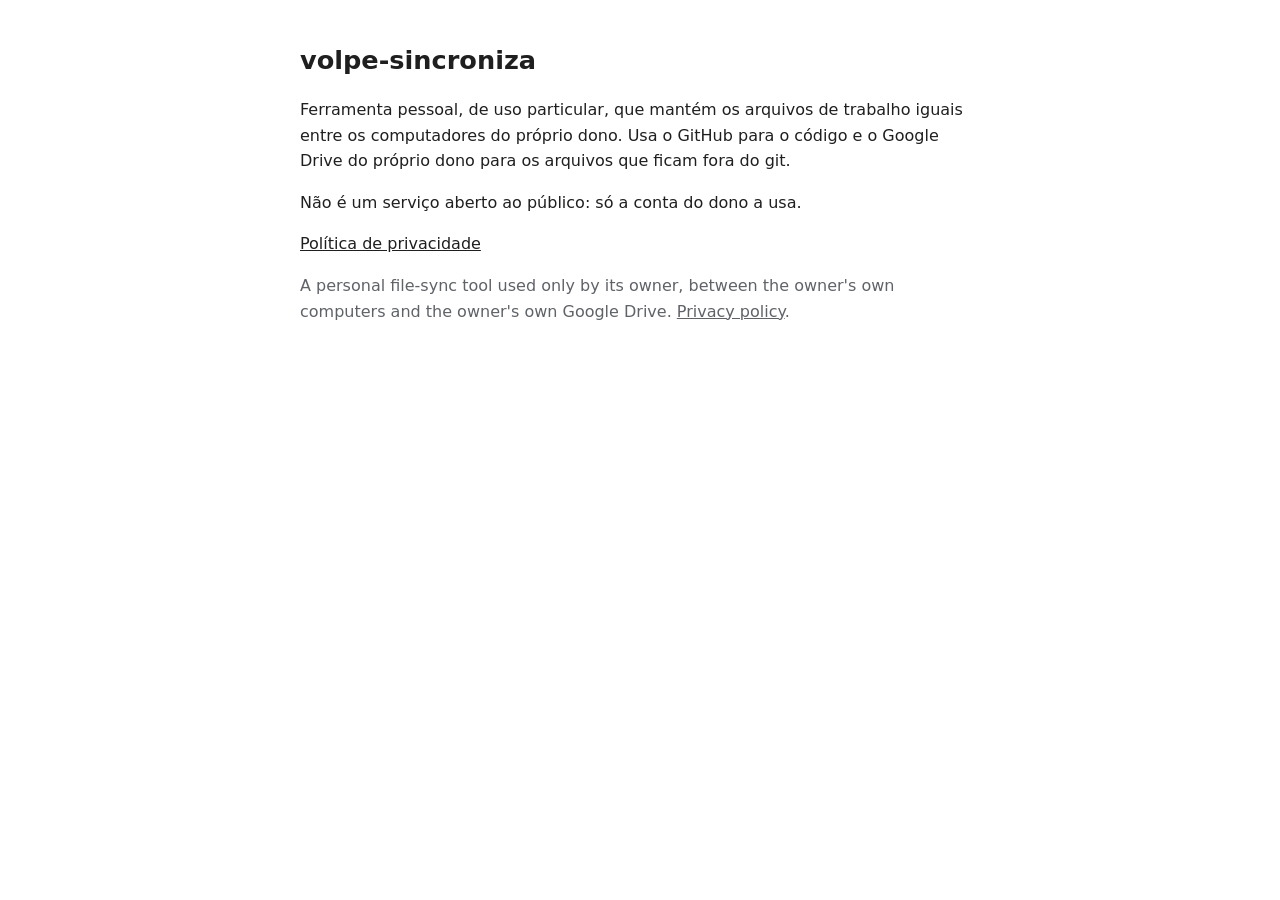
<file: index.html>
<!doctype html>
<html lang="pt-BR"><head><meta charset="utf-8"><meta name="viewport" content="width=device-width,initial-scale=1">
<title>volpe-sincroniza</title><link rel="stylesheet" href="estilo.css"></head>
<body><main>
<h1>volpe-sincroniza</h1>
<p>Ferramenta pessoal, de uso particular, que mantém os arquivos de trabalho iguais entre os computadores do próprio dono. Usa o GitHub para o código e o Google Drive do próprio dono para os arquivos que ficam fora do git.</p>
<p>Não é um serviço aberto ao público: só a conta do dono a usa.</p>
<p><a href="privacidade.html">Política de privacidade</a></p>
<p class="suave">A personal file-sync tool used only by its owner, between the owner's own computers and the owner's own Google Drive. <a href="privacidade.html">Privacy policy</a>.</p>
</main></body></html>
</file>
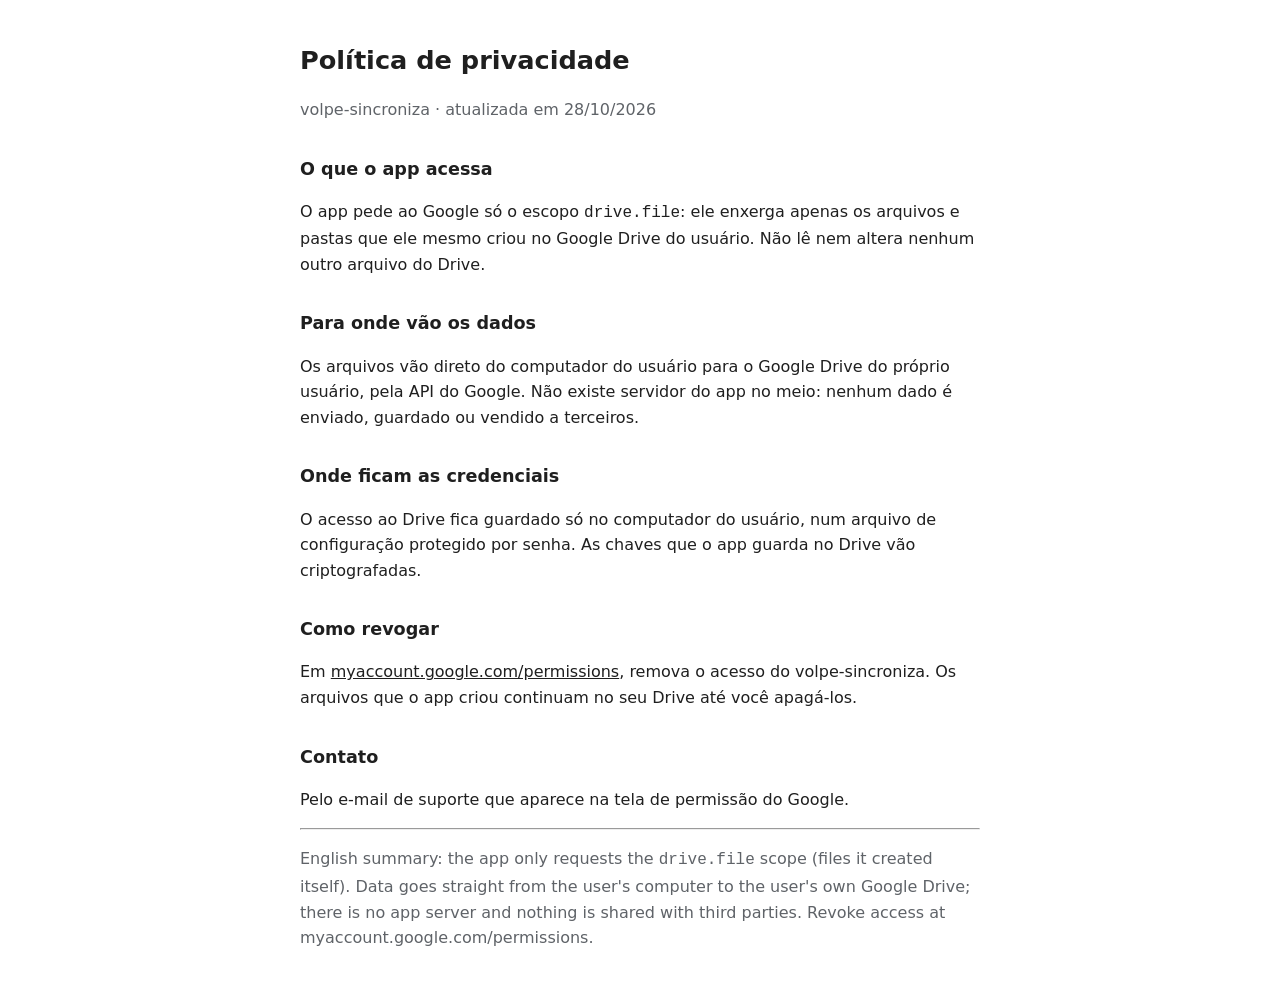
<file: privacidade.html>
<!doctype html>
<html lang="pt-BR"><head><meta charset="utf-8"><meta name="viewport" content="width=device-width,initial-scale=1">
<title>Privacidade do volpe-sincroniza</title><link rel="stylesheet" href="estilo.css"></head>
<body><main>
<h1>Política de privacidade</h1>
<p class="suave">volpe-sincroniza · atualizada em 28/10/2026</p>
<h2>O que o app acessa</h2>
<p>O app pede ao Google só o escopo <code>drive.file</code>: ele enxerga apenas os arquivos e pastas que ele mesmo criou no Google Drive do usuário. Não lê nem altera nenhum outro arquivo do Drive.</p>
<h2>Para onde vão os dados</h2>
<p>Os arquivos vão direto do computador do usuário para o Google Drive do próprio usuário, pela API do Google. Não existe servidor do app no meio: nenhum dado é enviado, guardado ou vendido a terceiros.</p>
<h2>Onde ficam as credenciais</h2>
<p>O acesso ao Drive fica guardado só no computador do usuário, num arquivo de configuração protegido por senha. As chaves que o app guarda no Drive vão criptografadas.</p>
<h2>Como revogar</h2>
<p>Em <a href="https://myaccount.google.com/permissions">myaccount.google.com/permissions</a>, remova o acesso do volpe-sincroniza. Os arquivos que o app criou continuam no seu Drive até você apagá-los.</p>
<h2>Contato</h2>
<p>Pelo e-mail de suporte que aparece na tela de permissão do Google.</p>
<hr>
<p class="suave">English summary: the app only requests the <code>drive.file</code> scope (files it created itself). Data goes straight from the user's computer to the user's own Google Drive; there is no app server and nothing is shared with third parties. Revoke access at myaccount.google.com/permissions.</p>
</main></body></html>
</file>
<file: estilo.css>
:root{color-scheme:light dark;--fundo:#fff;--texto:#1f1f1f;--suave:#5f6368}
@media (prefers-color-scheme:dark){:root{--fundo:#141414;--texto:#ececec;--suave:#a0a0a0}}
body{margin:0;background:var(--fundo);color:var(--texto);font:16px/1.6 system-ui,-apple-system,"Segoe UI",sans-serif}
main{max-width:680px;margin:0 auto;padding:40px 16px}
h1{font-size:1.6rem;margin:0 0 .5rem}h2{font-size:1.1rem;margin-top:2rem}
.suave{color:var(--suave)}a{color:inherit}
</file>
